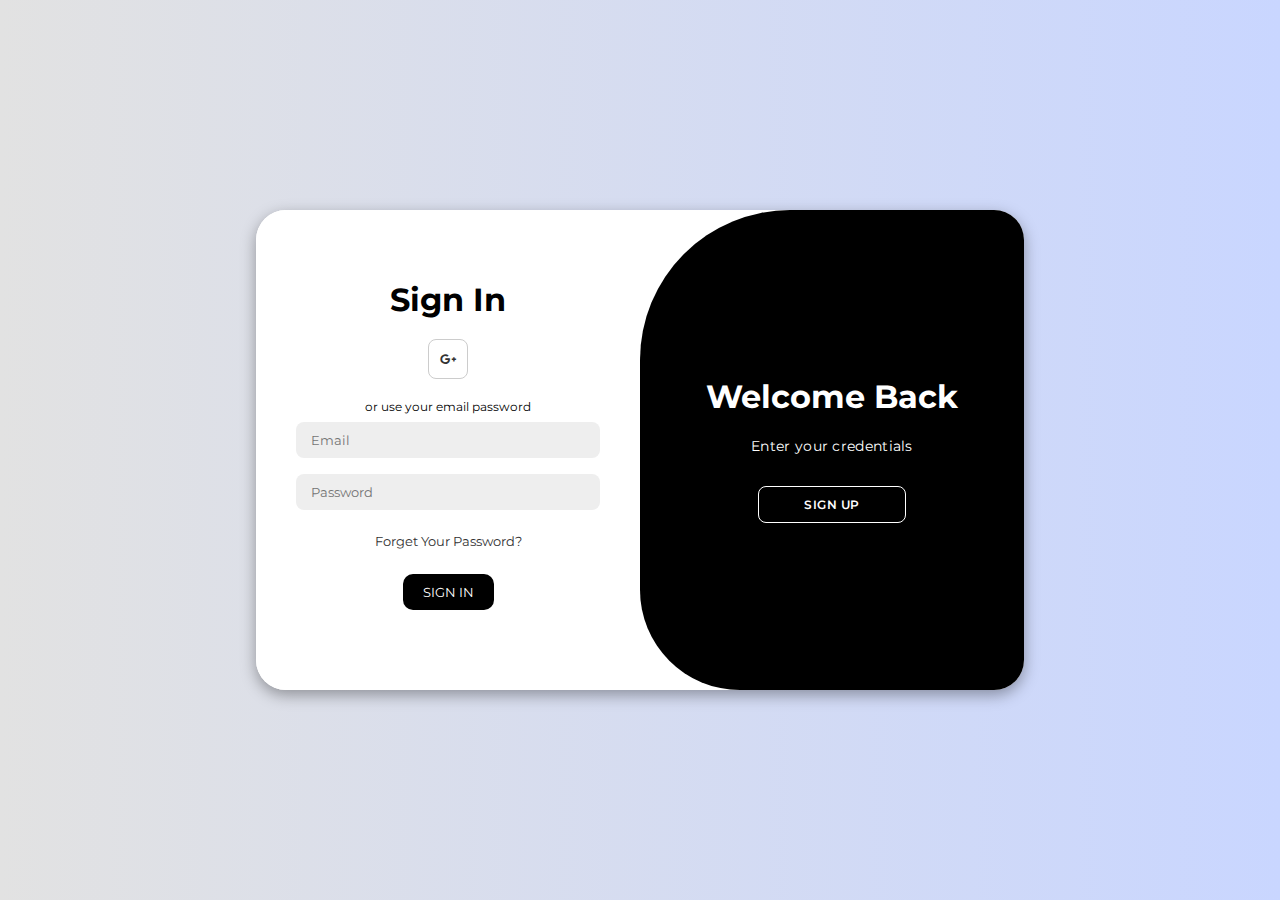
<file: index.html>
<!DOCTYPE html>
<html lang="en">

<head>
    <meta charset="UTF-8">
    <meta name="viewport" content="width=device-width, initial-scale=1.0">
    <link rel="stylesheet" href="https://cdnjs.cloudflare.com/ajax/libs/font-awesome/6.4.2/css/all.min.css">
    <link rel="stylesheet" href="index.css">
    <title>SI DIGI MINE LOGIN PAGE </title>
    <link rel="icon" href="IMG/logo of si digi mine.jpeg">
    
</head>

<body>

    <div class="container" id="container">
        <div class="form-container sign-up">
            <form>
                <h1>Create Account</h1>
                <div class="social-icons">
                    <a href="https://accounts.google.com/v3/signin/identifier?authuser=0&continue=https%3A%2F%2Fmyaccount.google.com%2F&ec=GAlAwAE&hl=en&service=accountsettings&flowName=GlifWebSignIn&flowEntry=AddSession&dsh=S1493847954%3A1727156991464416&ddm=0" class="icon"><i class="fa-brands fa-google-plus-g"></i></a>
                </div>
                <span>or use your email for registeration</span>
                <input type="text" placeholder="Name">
                <input type="email" placeholder="Email">
                <input type="password" placeholder="Password">
                <button>Sign Up</button>
            </form>
        </div>
        <div class="form-container sign-in">
            <form>
                <h1>Sign In</h1>
                <div class="social-icons">
                    <a href="https://accounts.google.com/v3/signin/identifier?authuser=0&continue=https%3A%2F%2Fmyaccount.google.com%2F&ec=GAlAwAE&hl=en&service=accountsettings&flowName=GlifWebSignIn&flowEntry=AddSession&dsh=S1493847954%3A1727156991464416&ddm=0" class="icon"><i class="fa-brands fa-google-plus-g"></i></a>
                </div>
                <span>or use your email password</span>
                <input type="email" placeholder="Email">
                <input type="password" placeholder="Password">
                <a href="#">Forget Your Password?</a>
                <a href="home.html" style="padding: 10px 20px; background-color: black; color: white; text-decoration: none; border-radius: 10px;">SIGN IN</a>

            </form>
        </div>
        <div class="toggle-container">
            <div class="toggle">
                <div class="toggle-panel toggle-left">
                    <h1>Welcome</h1>
                    <p>Enter  your credentials</p>
                    <button class="hidden" id="login">Sign In</button>
                </div>
                <div class="toggle-panel toggle-right">
                    <h1>Welcome Back</h1>
                    <p>Enter your credentials</p>
                    <button class="hidden" id="register">Sign Up</button>
                </div>
            </div>
        </div>
    </div>

    <script src="script.js"></script>
</body>

</html>
</file>
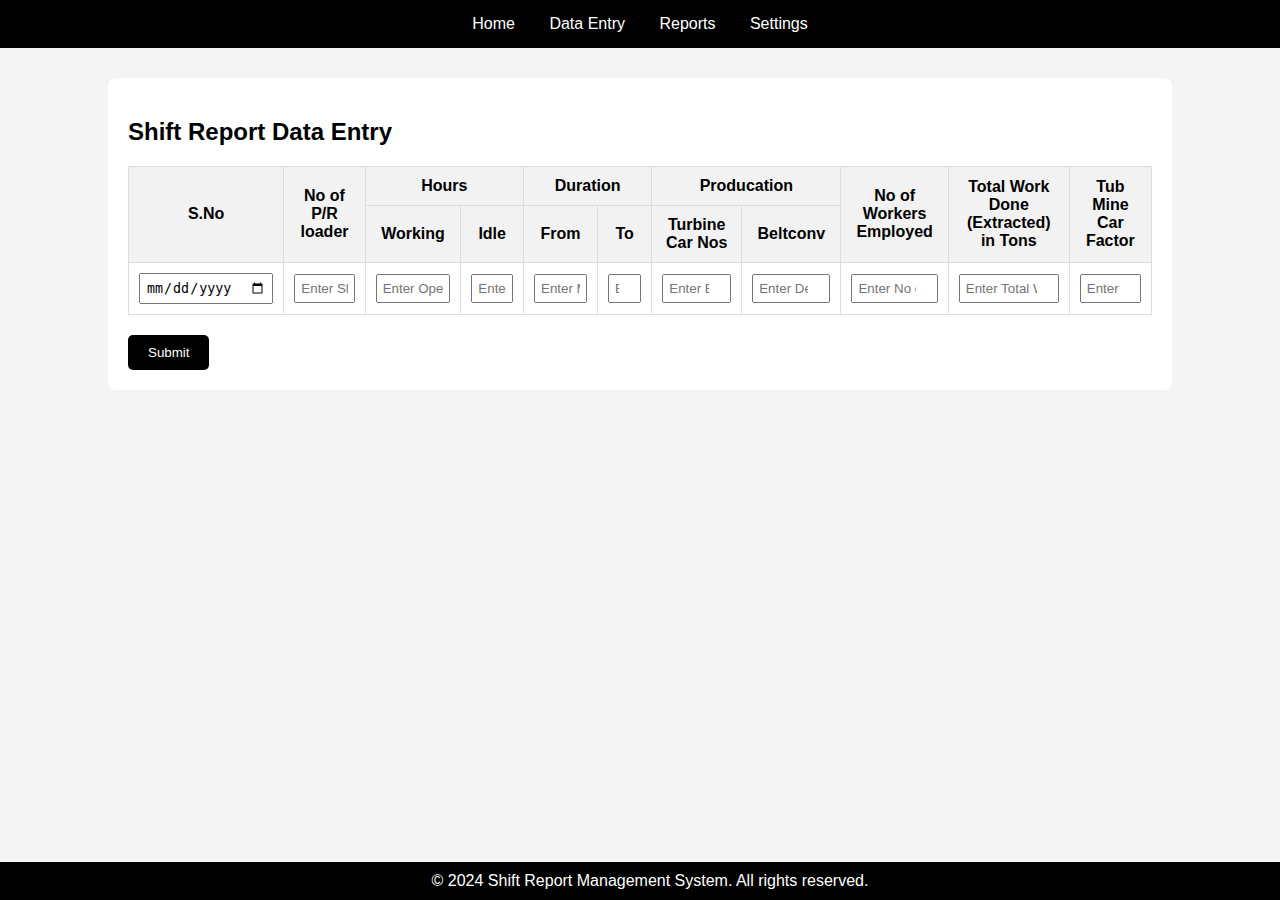
<file: log.html>
<!DOCTYPE html>
<html lang="en">
<head>
    <meta charset="UTF-8">
    <meta http-equiv="X-UA-Compatible" content="IE=edge">
    <meta name="viewport" content="width=device-width, initial-scale=1.0">
    <title>Shift Report Data Entry</title>
    <link rel="icon" href="IMG/logo 2.jpeg">

    <style>
        body {
            font-family: Arial, sans-serif;
            margin: 0;
            padding: 0;
            background-color: #f4f4f4;
        }

        nav {
            background-color:  black;
            color: #fff;
            padding: 15px;
            text-align: center;
            justify-content: space-between;
        }

 
        nav a {
            color: #fff;
            text-decoration: none;
            font-size: 16px;
            padding: 10px 15px;
            transition: background-color 0.3s ease;
        }

        nav a:hover{
            background-color: #e65b00;
            border-radius: 5px;
        }

        .container {
            width: 80%;
            margin: 30px auto;
            background-color: #fff;
            padding: 20px;
            border-radius: 8px;
            box-shadow: 0 0 10px #ff7200(0, 0, 0, 0.1);
        }

        table {
            width: 100%;
            border-collapse: collapse;
            margin-bottom: 20px;
        }

        th, td {
            border: 1px solid #ddd;
            padding: 10px;
            text-align: center;
        }

        th {
            background-color: #f2f2f2;
        }

        input {
            width: 100%;
            padding: 5px;
            box-sizing: border-box;
        }

        footer {
            background-color:  black;
            color: #fff;
            text-align: center;
            padding: 10px;
            position: fixed;
            bottom: 0;
            width: 100%;
        }


        .submit-btn {
            background-color: black;
            color: white;
            border: none;
            padding: 10px 20px;
            cursor: pointer;
            border-radius: 5px;
        }

        .submit-btn:hover {
            background-color: #ff7200;
        }

    </style>
</head>
<body>


<nav>
    <a href="home.html">Home</a>
    <a href="#">Data Entry</a>
    <a href="#">Reports</a>
    <a href="#">Settings</a>
</nav>

<div class="container">
    <h2>Shift Report Data Entry</h2>
    <form>
        <table>
            <thead>
                <tr>
                    <th rowspan="2">S.No</th>
                    <th rowspan="2">No of P/R loader</th>
                    <th colspan="2">Hours</th>
                    <th colspan="2">Duration</th>
                    <th colspan="2">Producation</th>
                    <th rowspan="2">No of Workers Employed</th>
                    <th rowspan="2">Total Work Done (Extracted) in Tons</th>
                    <th rowspan="2">Tub Mine Car Factor</th>
                </tr>
                <tr>
                    <th>Working</th>
                    <th>Idle</th>
                    <th>From</th>
                    <th>To</th>
                    <th>Turbine Car Nos</th>
                    <th>Beltconv</th>
                </tr>
            </thead>
            <tbody>
                <tr>
                    <td><input type="date" name="date"></td>
                    <td><input type="text" name="shift" placeholder="Enter Shift"></td>
                    <td><input type="text" name="operator_in_charge" placeholder="Enter Operator"></td>
                    <td><input type="text" name="supervisor_in_charge" placeholder="Enter Supervisor"></td>
                    <td><input type="text" name="machine_name" placeholder="Enter Machine Name"></td>
                    <td><input type="number" name="machine_energy" placeholder="Enter Energy (Kwh)"></td>
                    <td><input type="number" name="allocation_breadth" placeholder="Enter Breadth"></td>
                    <td><input type="number" name="allocation_depth" placeholder="Enter Depth"></td>
                    <td><input type="number" name="workers_employed" placeholder="Enter No of Workers"></td>
                    <td><input type="number" name="total_work_done" placeholder="Enter Total Work Done"></td>
                    <td><input type="number" name="stoppage" placeholder="Enter Stoppage"></td>
                </tr>
                
            </tbody>
        </table>
        <button type="submit" class="submit-btn">Submit</button>
    </form>
</div>


<footer>
    &copy; 2024 Shift Report Management System. All rights reserved.
</footer>

</body>
</html>
</file>
<file: index.css>
@import url('https://fonts.googleapis.com/css2?family=Montserrat:ital,wght@0,100..900;1,100..900&display=swap');

*{
    margin: 0;
    padding: 0;
    box-sizing: border-box;
    font-family: 'Montserrat', sans-serif;
}

body{
    background-color: #c9d6ff;
    background: linear-gradient(to right, #e2e2e2, #c9d6ff);
    display: flex;
    align-items: center;
    justify-content: center;
    flex-direction: column;
    height: 100vh;
}

.container{
    background-color: white;
    border-radius: 30px;
    box-shadow: 0 5px 15px rgba(0, 0, 0, 0.35);
    position: relative;
    overflow: hidden;
    width: 768px;
    max-width: 100%;
    min-height: 480px;
}

.container p{
    font-size: 14px;
    line-height: 20px;
    letter-spacing: 0.3px;
    margin: 20px 0;
}

.container span{
    font-size: 12px;
}

.container a{
    color: #333;
    font-size: 13px;
    text-decoration: none;
    margin: 15px 0 10px;
}

.container button{
    background-color:black;
    color: #fff;
    font-size: 12px;
    padding: 10px 45px;
    border: 1px solid transparent;
    border-radius: 8px;
    font-weight: 600;
    letter-spacing: 0.5px;
    text-transform: uppercase;
    margin-top: 10px;
    cursor: pointer;
}

.container button.hidden{
    background-color: transparent;
    border-color: #fff;
}

.container form{
    background-color: #fff;
    display: flex;
    align-items: center;
    justify-content: center;
    flex-direction: column;
    padding: 0 40px;
    height: 100%;
}

.container input{
    background-color: #eee;
    border: none;
    margin: 8px 0;
    padding: 10px 15px;
    font-size: 13px;
    border-radius: 8px;
    width: 100%;
    outline: none;
}

.form-container{
    position: absolute;
    top: 0;
    height: 100%;
    transition: all 0.6s ease-in-out;
}

.sign-in{
    left: 0;
    width: 50%;
    z-index: 2;
}

.container.active .sign-in{
    transform: translateX(100%);
}

.sign-up{
    left: 0;
    width: 50%;
    opacity: 0;
    z-index: 1;
}

.container.active .sign-up{
    transform: translateX(100%);
    opacity: 1;
    z-index: 5;
    animation: move 0.6s;
}

@keyframes move{
    0%, 49.99%{
        opacity: 0;
        z-index: 1;
    }
    50%, 100%{
        opacity: 1;
        z-index: 5;
    }
}

.social-icons{
    margin: 20px 0;
}

.social-icons a{
    border: 1px solid #ccc;
    border-radius: 20%;
    display: inline-flex;
    justify-content: center;
    align-items: center;
    margin: 0 3px;
    width: 40px;
    height: 40px;
}

.toggle-container{
    position: absolute;
    top: 0;
    left: 50%;
    width: 50%;
    height: 100%;
    overflow: hidden;
    transition: all 0.6s ease-in-out;
    border-radius: 150px 0 0 100px;
    z-index: 1000;
}

.container.active .toggle-container{
    transform: translateX(-100%);
    border-radius: 0 150px 100px 0;
}

.toggle{
    background-color: black;
    height: 100%;
    background: linear-gradient(to right, black, black);
    color: #fff;
    position: relative;
    left: -100%;
    height: 100%;
    width: 200%;
    transform: translateX(0);
    transition: all 0.6s ease-in-out;
}

.container.active .toggle{
    transform: translateX(50%);
}

.toggle-panel{
    position: absolute;
    width: 50%;
    height: 100%;
    display: flex;
    align-items: center;
    justify-content: center;
    flex-direction: column;
    padding: 0 30px;
    text-align: center;
    top: 0;
    transform: translateX(0);
    transition: all 0.6s ease-in-out;
}

.toggle-left{
    transform: translateX(-200%);
}

.container.active .toggle-left{
    transform: translateX(0);
}

.toggle-right{
    right: 0;
    transform: translateX(0);
}

.container.active .toggle-right{
    transform: translateX(200%);
}
</file>
